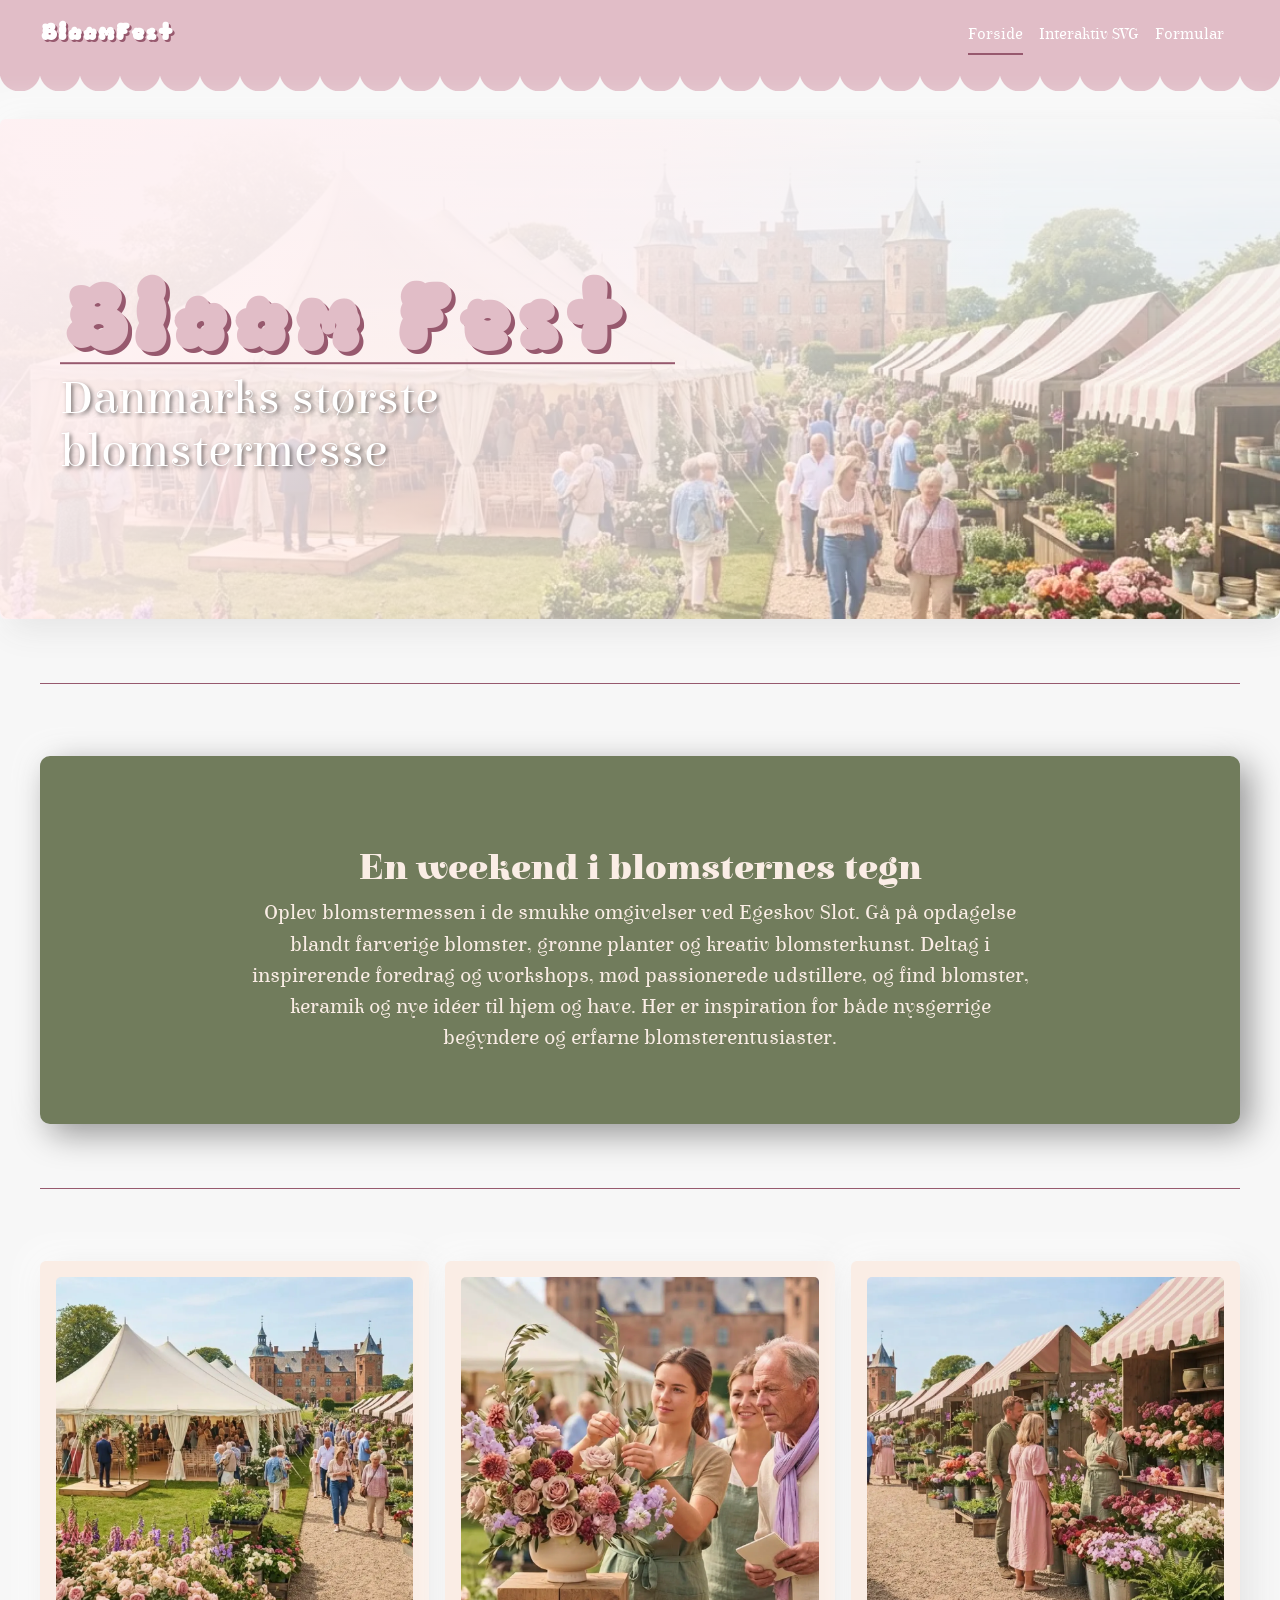
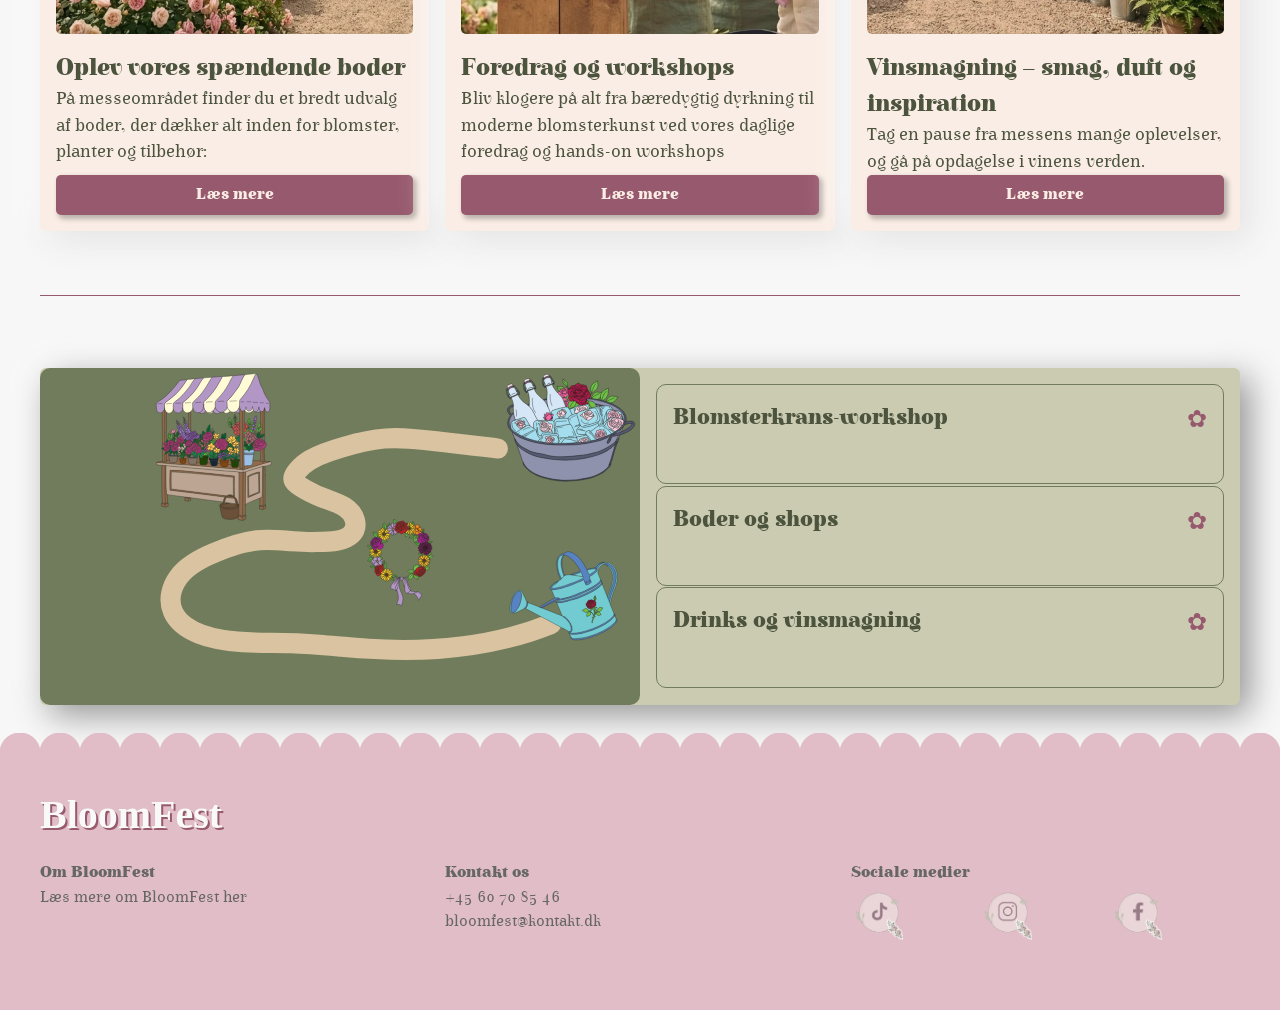
<file: index.html>
<!DOCTYPE html>
<html lang="da">

<head>
  <meta charset="UTF-8">
  <meta name="viewport" content="width=device-width, initial-scale=1.0">
  <title>Bloomfest | Forside</title>
  <link rel="stylesheet" href="./starter.css">
  <link rel="stylesheet" href="layout.css">
  <link rel="stylesheet" href="./style.css">

  <link rel="preconnect" href="https://fonts.googleapis.com">
  <link rel="preconnect" href="https://fonts.gstatic.com" crossorigin>
  <link href="https://fonts.googleapis.com/css2?family=Kavoon&display=swap" rel="stylesheet">
  <link rel="apple-touch-icon" sizes="180x180" href="./favicon_io/apple-touch-icon.png">
  <link rel="icon" type="image/png" sizes="32x32" href="./favicon_io/favicon-32x32.png">
  <link rel="icon" type="image/png" sizes="16x16" href="./favicon_io/favicon-16x16.png">
  <link rel="manifest" href="./favicon_io/site.webmanifest">

</head>

<body class="fade-in">
  <header class="site-header">
    <div class="header-content">
      <a class="site-logo" href="./">BloomFest</a>
      <nav class="site-nav">
        <button popovertarget="menu">Menu</button>
        <ul class="menu" id="menu" popover>
          <li><a href="./" aria-current="page">Forside</a></li>
          <li><a href="./svg.html">Interaktiv SVG</a></li>
          <li><a href="./form.html">Formular</a></li>
        </ul>
      </nav>
    </div>
  </header>

  <main>
    <section>
      <div class="hero">
        <img src="./imgs/slotshave_boder_3.webp" alt="Slotshave med boder til BloomFest">
        <div class="hero-content">
          <div id="herobanner">
            <h1>Bloom Fest</h1>
          </div>
          <div class="line"></div>
          <h2>Danmarks største blomstermesse</h2>
        </div>
      </div>
    </section>
    <hr class="divider">
    <section class="info-boks">
      <div class="grid_02">
        <h3 class="info-boks-layout">En weekend i blomsternes tegn</h3>
        <p class="info-boks-layout">
          Oplev blomstermessen i de smukke omgivelser ved Egeskov Slot. Gå på opdagelse blandt farverige blomster,
          grønne
          planter
          og kreativ blomsterkunst. Deltag i inspirerende foredrag og workshops, mød passionerede udstillere, og find
          blomster,
          keramik og nye idéer til hjem og have. Her er inspiration for både nysgerrige begyndere og erfarne
          blomsterentusiaster.</p>
      </div>
    </section>
    <hr class="divider">
    <section>
      <div class="grid_03">

        <div class="grid_03-1">
          <img src="./imgs/slotshave_boder.webp" alt="Billede af blomstermessen">
          <h4>Oplev vores spændende boder</h4>
          <p>På messeområdet finder du et bredt udvalg af boder, der dækker alt inden for blomster, planter og tilbehør:
          </p>

          <button class="button" popovertarget="popup-boder">Læs mere</button>

          <div id="popup-boder" class="min-popup" popover>
            <img src="./imgs/slotshave_boder_3.webp" alt="Billede af blomstermessen">
            <div class="popup_indhold">
              <h4>Oplev vores spændende boder</h4>
              <p>På messeområdet finder du et bredt udvalg af boder, der dækker alt inden for blomster, planter og
                tilbehør:
              </p>
              <h4>Eksotiske planter og stueplanter</h4>
              <p>Gå på opdagelse blandt sjældne botaniske skatte, hængeplanter og grønne favoritter til stuen,
                præsenteret
                af
                specialiserede planteskoler.</p>
              <h4>Bæredygtig brugskunst og keramik</h4>
              <p>Håndlavede potter, vaser og skjulere i naturmaterialer og genbrugsglas, der fremhæver blomsternes
                naturlige
                skønhed.</p>
              <h4>Værktøj og professionelt udstyr</h4>
              <p>Knapper, sakse, bindetråd og alt det grej, du skal bruge for at skabe professionelle
                blomsterdekorationer
                derhjemme.</p>

              <h4>Friske snitblomster direkte fra avlerne</h4>
              <p>Køb friske, sæsonaktuelle markblomster og roser med hjem, og skab dine egne unikke buketter.
              </p>
            </div>
          </div>
        </div>

        <div class="grid_03-2">
          <img src="./imgs/blomsterkunstkonkurrence_1.webp" alt="Billede af blomsterkunstkonkurrence">
          <h4>Foredrag og workshops</h4>
          <p>Bliv klogere på alt fra bæredygtig dyrkning til moderne blomsterkunst ved vores daglige foredrag og
            hands-on
            workshops</p>

          <button class="button" popovertarget="popup-foredrag">Læs mere</button>

          <div id="popup-foredrag" class="min-popup" popover>
            <img src="./imgs/blomsterkunstkonkurrence_3.webp" alt="Blomsterkonkurrence">
            <div class="popup_indhold">
              <h4 class="popover_text">Foredrag og workshops</h4>
              <p>Bliv klogere på alt fra bæredygtig dyrkning til moderne blomsterkunst ved vores daglige foredrag og
                hands-on
                workshops:</p>
              <h4>Foredrag: Fremtidens bæredygtige floristik</h4>
              <h4>Kl. 11:00 – Store Scene</h4>
              <p>Hør om, hvordan branchen arbejder med miljøvenlige alternativer, bionedbrydelige materialer og lokalt
                dyrkede blomster uden brug af skadelige sprøjtemidler.</p>

              <h4>Workshop: Bind din egen sæsonbuket</h4>
              <h4>Kl. 13:00 – Kreativt Værksted</h4>

              <p>Få gode råd til farvesammensætning, teknik og proportioner, og bind din egen smukke buket under kyndig
                vejledning af en
                erfaren florist (tilmelding på dagen).</p>

              <h4>Foredrag: Indretning med grønne planter</h4>
              <h4>Kl. 15:00 – Scenen i Hal 2</h4>
              <p>Få eksperttips til, hvordan du skaber det perfekte indeklima og indretter dit hjem med planter, der
                passer
                til
                lysforholdene i netop dit hjem.</p>
            </div>
          </div>
        </div>

        <div class="grid_03-3">
          <img src="./imgs/blomsterboder_1.webp" alt="Billede af blomsterboder">
          <h4>Vinsmagning – smag, duft og inspiration</h4>
          <p>Tag en pause fra messens mange oplevelser, og gå på opdagelse i vinens verden.</p>

          <button class="button" popovertarget="popup-vin">Læs mere</button>
          <div id="popup-vin" class="min-popup" popover>
            <img src="./imgs/blomsterboder_3.webp" alt="Billede af blomsterboder">
            <div class="popup_indhold">
              <h4>Vinsmagning</h4>
              <p>Tag en pause fra messens mange oplevelser, og gå på opdagelse i vinens verden. Til vinsmagningen kan du
                udforske
                forskellige vine og blive klogere på druernes karakter, vinens aromaer og samspillet mellem smag og
                duft.

                Uanset om du er nysgerrig nybegynder eller allerede har en favoritdrue, er der inspiration at hente. Få
                tips
                til at
                smage på vin, stil spørgsmål, og opdag nye favoritter i hyggelige omgivelser. En sanselig oplevelse med
                plads til både
                fordybelse og gode samtaler.</p>
            </div>
          </div>
        </div>
      </div>
    </section>
    <hr class="divider">
    <section>
      <div class="grid_04">
        <div class="grid_04-1">
          <div class="svg-placeholder">
            <svg class="svg_kort" viewBox="0 0 1366 768">
              <use href="./kort_svg.svg#bod"></use>
              <use href="./kort_svg.svg#drinks"></use>
              <use href="./kort_svg.svg#krans"></use>
              <use href="./kort_svg.svg#linje"></use>
              <use class="vandkande" href="./kort_svg.svg#vandkande"></use>
            </svg>
          </div>
        </div>
        <div class="grid_04-2">
          <div class="accordion">
            <details class="accordion-item" name="accordion" data-position="krans" id="details-krans">
              <summary>Blomsterkrans-workshop</summary>
              <div>
                <p>Kom og slip kreativiteten fri! Vi stiller masser af friske blomster og materialer til rådighed, så du
                  kan binde din helt
                  egen smukke blomsterkrans til festivalen.</p>
              </div>
            </details>
            <details class="accordion-item" name="accordion" data-position="bod" id="details-bod">
              <summary>Boder og shops</summary>
              <div>
                <p>Gå på opdagelse i vores hyggelige markedsområde. Her finder du alt fra unikt lokalt kunsthåndværk og
                  genbrugsguld til
                  lækre godter og eksklusive Bloomfest-merchandise.</p>
              </div>
            </details>
            <details class="accordion-item" name="accordion" data-position="drinks" id="details-drinks">
              <summary>Drinks og vinsmagning</summary>
              <div>
                <p>Sluk tørsten i vores stemningsfulde loungeområde. Vi serverer forfriskende sommercocktails, kolde
                  fadøl og byder på
                  eksklusive smagsprøver fra sommerens vinkort.</p>
              </div>
            </details>
          </div>
        </div>


      </div>
    </section>
  </main>

  <footer class="site-footer">
    <div class="footer-content">
      <h4 class="grid_logo">BloomFest</h4>
      <div class="grid_footer_1">
        <p class="bold">Om BloomFest</p>
        <p>Læs mere om BloomFest her</p>
      </div>
      <div class="grid_footer_2">
        <p class="bold">Kontakt os</p>
        <p>+45 60 70 85 46</p>
        <p>bloomfest@kontakt.dk</p>
      </div>
      <div class="grid_footer_3">
        <p class="bold">Sociale medier</p>
        <div class="grid_imgs">
          <div class="grid_3-1">
            <img class="footer_imgs" src="./imgs/tiktok.png" alt="TikTok">
          </div>
          <div class="grid_3-2">
            <img class="footer_imgs" src="./imgs/instagram.png" alt="Instagram">
          </div>
          <div class="grid_3-3">
            <img class="footer_imgs" src="./imgs/facebook.png" alt="Facebook">
          </div>
        </div>
      </div>
    </div>
  </footer>
  <script src="./script.js"></script>
</body>

</html>
</file>
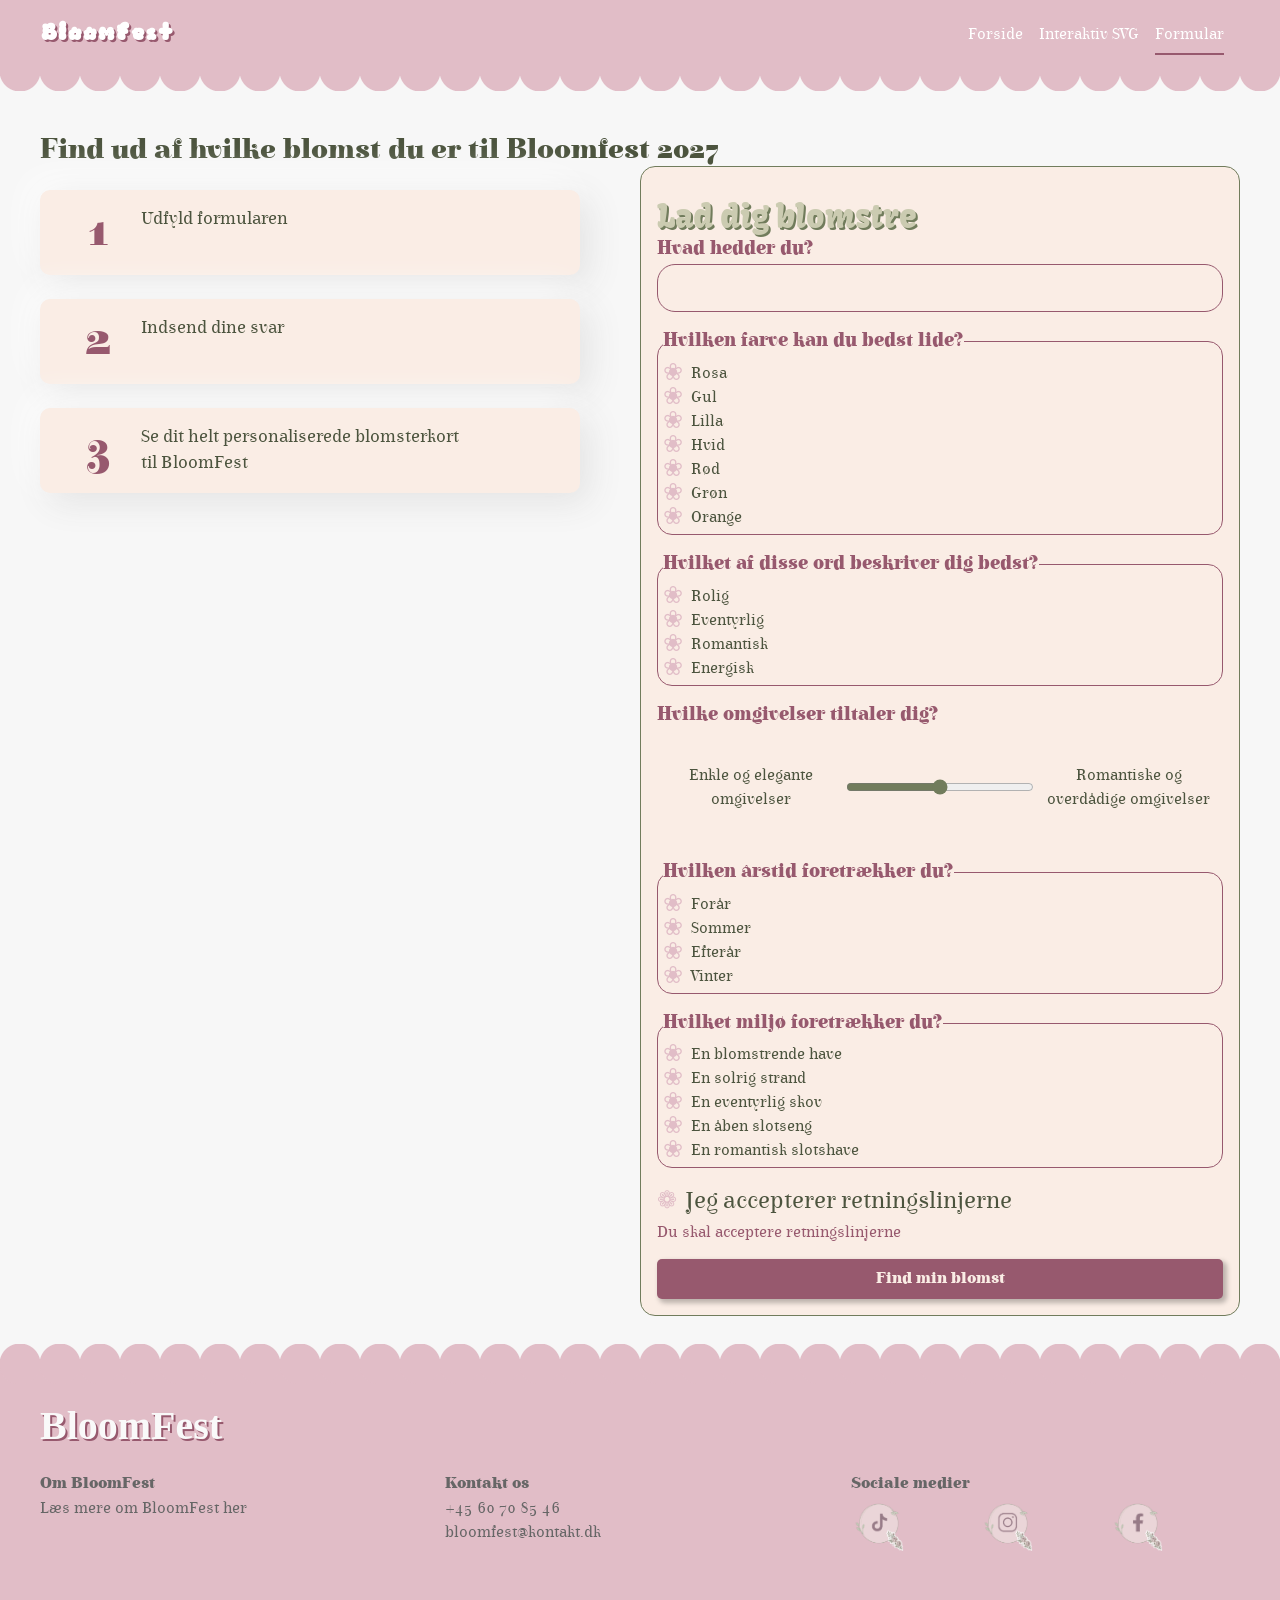
<file: form.html>
<!DOCTYPE html>
<html lang="da">

<head>
  <meta charset="UTF-8">
  <meta name="viewport" content="width=device-width, initial-scale=1.0">
  <title>Formular | Bloomfest</title>
  <link rel="stylesheet" href="./starter.css">
  <link rel="stylesheet" href="layout.css">
  <link rel="stylesheet" href="./style.css">

  <link rel="preconnect" href="https://fonts.googleapis.com">
  <link rel="preconnect" href="https://fonts.gstatic.com" crossorigin>
  <link href="https://fonts.googleapis.com/css2?family=Kavoon&display=swap" rel="stylesheet">
  <link rel="apple-touch-icon" sizes="180x180" href="./favicon_io/apple-touch-icon.png">
  <link rel="icon" type="image/png" sizes="32x32" href="./favicon_io/favicon-32x32.png">
  <link rel="icon" type="image/png" sizes="16x16" href="./favicon_io/favicon-16x16.png">
  <link rel="manifest" href="./favicon_io/site.webmanifest">
</head>

<body class="fade-in">
  <header class="site-header">
    <div class="header-content">
      <a class="site-logo" href="./">Bloomfest</a>
      <nav class="site-nav">
        <button popovertarget="menu">Menu</button>
        <ul class="menu" id="menu" popover>
          <li><a href="./">Forside</a></li>
          <li><a href="./svg.html">Interaktiv SVG</a></li>
          <li><a href="./form.html" aria-current="page">Formular</a></li>
        </ul>
      </nav>
    </div>
  </header>

  <main>
    <section class="form-page">
      <header class="form-intro">
        <h1>Find ud af hvilke blomst du er til Bloomfest 2027</h1>
      </header>

      <div class="grid_forms">
        <div>
          <div class="boks">
            <h2>1</h2>
            <p>Udfyld formularen</p>
          </div>
          <div class="boks">
            <h2>2</h2>
            <p>Indsend dine svar</p>
          </div>
          <div class="boks">
            <h2>3</h2>
            <p>Se dit helt personaliserede blomsterkort til BloomFest</p>
          </div>
        </div>

        <form class="form-placeholder" action="./opsamling.html" method="get">

          <h2 class="h2-formular">Lad dig blomstre</h2>

          <div class="form-group">
            <legend for="name">Hvad hedder du?</legend>
            <input id="name" type="text" name="navn" required />
          </div>

          <div class="form-group">
            <fieldset>
              <legend>Hvilken farve kan du bedst lide?</legend>

              <label class="blomst-checkbox">
                <input type="radio" name="farve" value="rosa" required>
                <span class="blomst-ikon">❀</span>
                <span>Rosa</span>
              </label>

              <label class="blomst-checkbox">
                <input type="radio" name="farve" value="gul">
                <span class="blomst-ikon">❀</span>
                <span>Gul</span>
              </label>

              <label class="blomst-checkbox">
                <input type="radio" name="farve" value="lilla">
                <span class="blomst-ikon">❀</span>
                <span>Lilla</span>
              </label>

              <label class="blomst-checkbox">
                <input type="radio" name="farve" value="hvid">
                <span class="blomst-ikon">❀</span>
                <span>Hvid</span>
              </label>

              <label class="blomst-checkbox">
                <input type="radio" name="farve" value="rod">
                <span class="blomst-ikon">❀</span>
                <span>Rød</span>
              </label>

              <label class="blomst-checkbox">
                <input type="radio" name="farve" value="gron">
                <span class="blomst-ikon">❀</span>
                <span>Grøn</span>
              </label>

              <label class="blomst-checkbox">
                <input type="radio" name="farve" value="orange">
                <span class="blomst-ikon">❀</span>
                <span>Orange</span>
              </label>
            </fieldset>
          </div>

          <div class="form-group">
            <fieldset>
              <legend>Hvilket af disse ord beskriver dig bedst?</legend>

              <label class="blomst-checkbox">
                <input type="radio" name="personlighed" value="rolig" required>
                <span class="blomst-ikon">❀</span>
                <span>Rolig</span>
              </label>

              <label class="blomst-checkbox">
                <input type="radio" name="personlighed" value="eventyrlig">
                <span class="blomst-ikon">❀</span>
                <span>Eventyrlig</span>
              </label>

              <label class="blomst-checkbox">
                <input type="radio" name="personlighed" value="romantisk">
                <span class="blomst-ikon">❀</span>
                <span>Romantisk</span>
              </label>

              <label class="blomst-checkbox">
                <input type="radio" name="personlighed" value="energisk">
                <span class="blomst-ikon">❀</span>
                <span>Energisk</span>
              </label>
            </fieldset>
          </div>

          <div class="form-group">
            <legend for="omgivelser"> Hvilke omgivelser tiltaler dig?</legend>
            <div class="range_tekst">
              <span>Enkle og elegante omgivelser</span>
              <input id="omgivelser" type="range" name="omgivelser" min="0" max="100" value="50" />
              <span>Romantiske og overdådige omgivelser</span>
            </div>
          </div>

          <div class="form-group">
            <fieldset>
              <legend>Hvilken årstid foretrækker du?</legend>

              <label class="blomst-checkbox">
                <input type="radio" name="arstid" value="foraar" required>
                <span class="blomst-ikon">❀</span>
                <span>Forår</span>
              </label>

              <label class="blomst-checkbox">
                <input type="radio" name="arstid" value="sommer">
                <span class="blomst-ikon">❀</span>
                <span>Sommer</span>
              </label>

              <label class="blomst-checkbox">
                <input type="radio" name="arstid" value="efteraar">
                <span class="blomst-ikon">❀</span>
                <span>Efterår</span>
              </label>

              <label class="blomst-checkbox">
                <input type="radio" name="arstid" value="vinter">
                <span class="blomst-ikon">❀</span>
                <span>Vinter</span>
              </label>
            </fieldset>
          </div>

          <div class="form-group">
            <fieldset>
              <legend>Hvilket miljø foretrækker du?</legend>

              <label class="blomst-checkbox">
                <input type="radio" name="miljo" value="have" required>
                <span class="blomst-ikon">❀</span>
                <span>En blomstrende have</span>
              </label>

              <label class="blomst-checkbox">
                <input type="radio" name="miljo" value="strand">
                <span class="blomst-ikon">❀</span>
                <span>En solrig strand</span>
              </label>

              <label class="blomst-checkbox">
                <input type="radio" name="miljo" value="skov">
                <span class="blomst-ikon">❀</span>
                <span>En eventyrlig skov</span>
              </label>

              <label class="blomst-checkbox">
                <input type="radio" name="miljo" value="slotseng">
                <span class="blomst-ikon">❀</span>
                <span>En åben slotseng</span>
              </label>

              <label class="blomst-checkbox">
                <input type="radio" name="miljo" value="slotshave">
                <span class="blomst-ikon">❀</span>
                <span>En romantisk slotshave</span>
              </label>
            </fieldset>
          </div>

          <div class="form-group">
            <label class="blomst-checkbox" for="guidelines">
              <input id="guidelines" type="checkbox" name="guidelines">
              <span class="blomst-ikon">❁</span>
              <span>Jeg accepterer retningslinjerne</span>
            </label>
            <p class="error-message" id="guidelines-error"> Du skal acceptere retningslinjerne</p>
          </div>

          <button class="button">Find min blomst</button>

        </form>
      </div>
    </section>
  </main>

  <footer class="site-footer">
    <div class="footer-content">
      <h4 class="grid_logo">BloomFest</h4>
      <div class="grid_footer_1">
        <p class="bold">Om BloomFest</p>
        <p>Læs mere om BloomFest her</p>
      </div>
      <div class="grid_footer_2">
        <p class="bold">Kontakt os</p>
        <p>+45 60 70 85 46</p>
        <p>bloomfest@kontakt.dk</p>
      </div>
      <div class="grid_footer_3">
        <p class="bold">Sociale medier</p>
        <div class="grid_imgs">
          <div class="grid_3-1">
            <img class="footer_imgs" src="./imgs/tiktok.png" alt="TikTok">
          </div>
          <div class="grid_3-2">
            <img class="footer_imgs" src="./imgs/instagram.png" alt="Instagram">
          </div>
          <div class="grid_3-3">
            <img class="footer_imgs" src="./imgs/facebook.png" alt="Facebook">
          </div>
        </div>
      </div>
    </div>
  </footer>

  <script src="./script.js"></script>
</body>

</html>
</file>
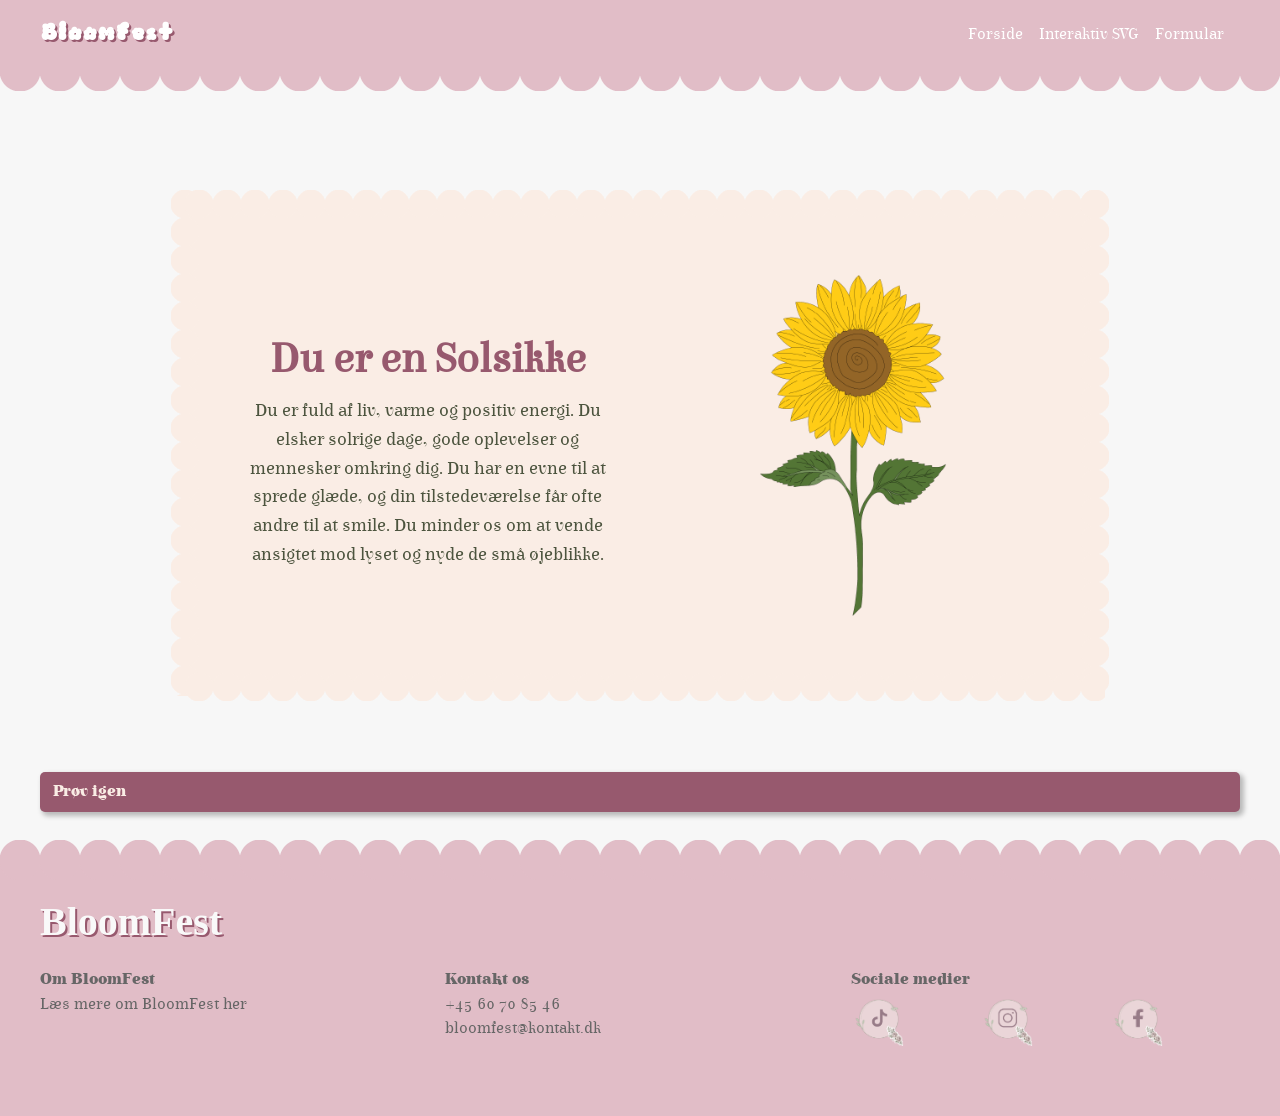
<file: opsamling.html>
<!DOCTYPE html>
<html lang="da">

<head>
  <meta charset="UTF-8">
  <meta name="viewport" content="width=device-width, initial-scale=1.0">
  <title>Din blomst | Bloomfest</title>
  <link rel="stylesheet" href="./starter.css">
  <link rel="stylesheet" href="layout.css">
  <link rel="stylesheet" href="./style.css">

  <link rel="preconnect" href="https://fonts.googleapis.com">
  <link rel="preconnect" href="https://fonts.gstatic.com" crossorigin>
  <link href="https://fonts.googleapis.com/css2?family=Kavoon&display=swap" rel="stylesheet">
  <link rel="apple-touch-icon" sizes="180x180" href="./favicon_io/apple-touch-icon.png">
  <link rel="icon" type="image/png" sizes="32x32" href="./favicon_io/favicon-32x32.png">
  <link rel="icon" type="image/png" sizes="16x16" href="./favicon_io/favicon-16x16.png">
  <link rel="manifest" href="./favicon_io/site.webmanifest">
</head>

<body class="fade-in">
  <header class="site-header">
    <div class="header-content">
      <a class="site-logo" href="./">Bloomfest</a>
      <nav class="site-nav">
        <button popovertarget="menu">Menu</button>
        <ul class="menu" id="menu" popover>
          <li><a href="./">Forside</a></li>
          <li><a href="./svg.html">Interaktiv SVG</a></li>
          <li><a href="./form.html">Formular</a></li>
        </ul>
      </nav>
    </div>
  </header>

  <main>
    <section class="opsamling-page">

      <article class="blomster-frimaerke">
        <div class="frimaerke-indhold">
          <div class="frimaerke-venstre"></div>
          <div class="frimaerke-hojre"></div>

          <div class="frimaerke-tekst">
            <p id="bruger-navn" class="bruger-navn"></p>
            <div>
              <h2 class="resultat-navn"></h2>
            </div>
            <div>
              <p class="resultat-beskrivelse"></p>
            </div>
          </div>

          <div>
            <img class="resultat-billede" src="" alt="">
          </div>
        </div>
      </article>

      <div class="opsamling-intro">
        <div class="actions">
          <a class="button" href="./form.html">Prøv igen</a>
        </div>
      </div>
    </section>
  </main>

  <footer class="site-footer">
    <div class="footer-content">
      <h4 class="grid_logo">BloomFest</h4>
      <div class="grid_footer_1">
        <p class="bold">Om BloomFest</p>
        <p>Læs mere om BloomFest her</p>
      </div>
      <div class="grid_footer_2">
        <p class="bold">Kontakt os</p>
        <p>+45 60 70 85 46</p>
        <p>bloomfest@kontakt.dk</p>
      </div>
      <div class="grid_footer_3">
        <p class="bold">Sociale medier</p>
        <div class="grid_imgs">
          <div class="grid_3-1">
            <img class="footer_imgs" src="./imgs/tiktok.png" alt="TikTok">
          </div>
          <div class="grid_3-2">
            <img class="footer_imgs" src="./imgs/instagram.png" alt="Instagram">
          </div>
          <div class="grid_3-3">
            <img class="footer_imgs" src="./imgs/facebook.png" alt="Facebook">
          </div>
        </div>
      </div>
    </div>
  </footer>
  <script src="./script.js"></script>
</body>

</html>
</file>
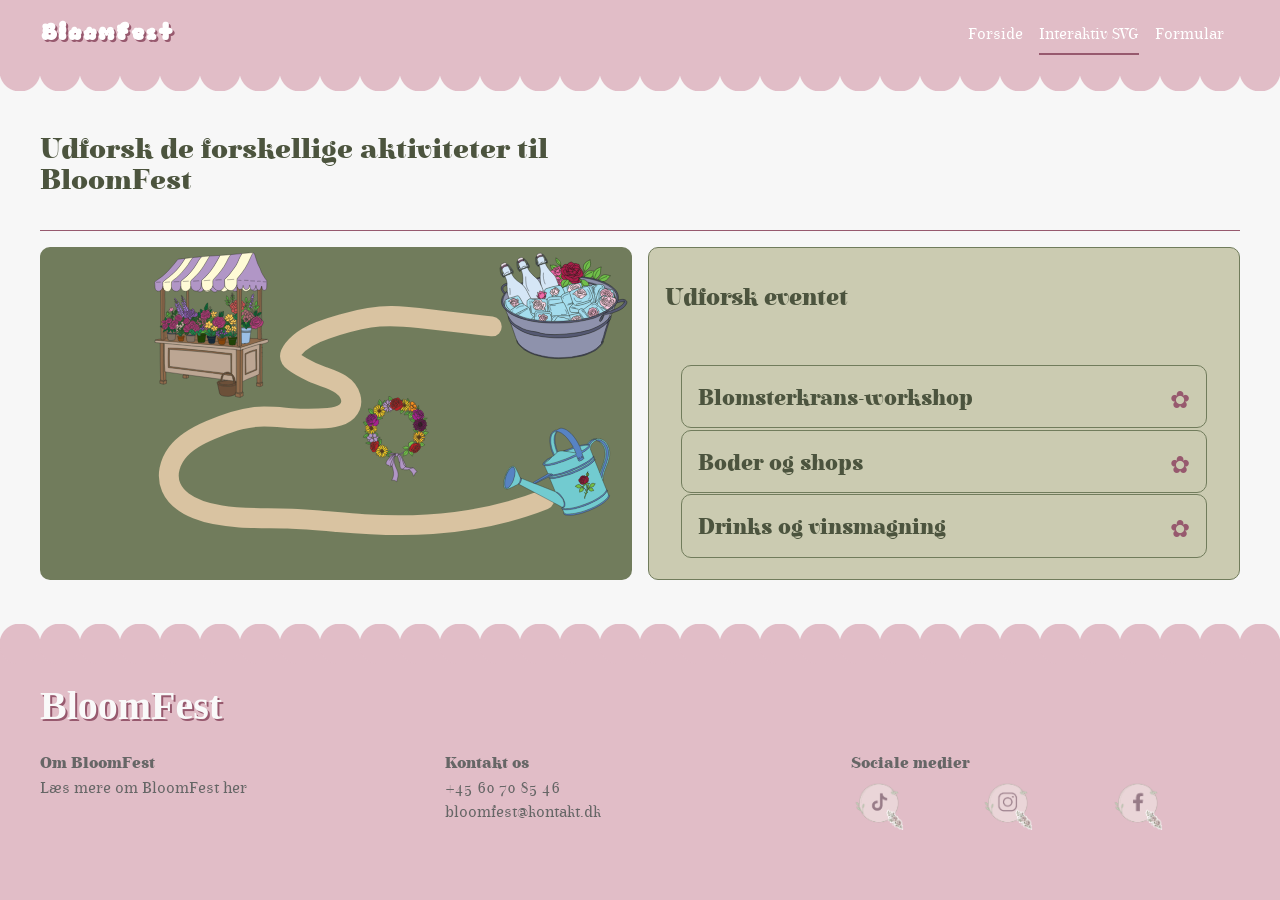
<file: svg.html>
<!DOCTYPE html>
<html lang="da">

<head>
  <meta charset="UTF-8">
  <meta name="viewport" content="width=device-width, initial-scale=1.0">
  <title>Interaktiv SVG | Bloomfest</title>
  <link rel="stylesheet" href="./starter.css">
  <link rel="stylesheet" href="layout.css">
  <link rel="stylesheet" href="./style.css">

  <link rel="preconnect" href="https://fonts.googleapis.com">
  <link rel="preconnect" href="https://fonts.gstatic.com" crossorigin>
  <link href="https://fonts.googleapis.com/css2?family=Kavoon&display=swap" rel="stylesheet">
  <link rel="apple-touch-icon" sizes="180x180" href="./favicon_io/apple-touch-icon.png">
  <link rel="icon" type="image/png" sizes="32x32" href="./favicon_io/favicon-32x32.png">
  <link rel="icon" type="image/png" sizes="16x16" href="./favicon_io/favicon-16x16.png">
  <link rel="manifest" href="./favicon_io/site.webmanifest">
</head>

<body class="fade-in">
  <header class="site-header">
    <div class="header-content">
      <a class="site-logo" href="./">Bloomfest</a>
      <nav class="site-nav">
        <button popovertarget="menu">Menu</button>
        <ul class="menu" id="menu" popover>
          <li><a href="./">Forside</a></li>
          <li><a href="./svg.html" aria-current="page">Interaktiv SVG</a></li>
          <li><a href="./form.html">Formular</a></li>
        </ul>
      </nav>
    </div>
  </header>

  <main>
    <section class="svg-page">
      <header class="svg-intro">
        <h1>Udforsk de forskellige aktiviteter til BloomFest</h1>
        <p> </p>
      </header>
      <hr class="divider">
      <section class="svg-layout">
        <div class="svg-placeholder">
          <svg class="svg_kort" viewBox="0 0 1366 768">
            <use href="./kort_svg.svg#bod"></use>
            <use href="./kort_svg.svg#drinks"></use>
            <use href="./kort_svg.svg#krans"></use>
            <use href="./kort_svg.svg#linje"></use>
            <use class="vandkande" href="./kort_svg.svg#vandkande"></use>
          </svg>
        </div>

        <article class="panel">
          <h3>Udforsk eventet</h3>
          <div class="accordion">
            <details class="accordion-item" name="accordion" data-position="krans" id="details-krans">
              <summary>Blomsterkrans-workshop</summary>
              <div>
                <p>Kom og slip kreativiteten fri! Vi stiller masser af friske blomster og materialer til rådighed, så du
                  kan binde din helt
                  egen smukke blomsterkrans til festivalen.</p>
              </div>
            </details>
            <details class="accordion-item" name="accordion" data-position="bod" id="details-bod">
              <summary>Boder og shops</summary>
              <div>
                <p>Gå på opdagelse i vores hyggelige markedsområde. Her finder du alt fra unikt lokalt kunsthåndværk og
                  genbrugsguld til
                  lækre godter og eksklusive Bloomfest-merchandise.</p>
              </div>
            </details>
            <details class="accordion-item" name="accordion" data-position="drinks" id="details-drinks">
              <summary>Drinks og vinsmagning</summary>
              <div>
                <p>Sluk tørsten i vores stemningsfulde loungeområde. Vi serverer forfriskende sommercocktails, kolde
                  fadøl og byder på
                  eksklusive smagsprøver fra sommerens vinkort.</p>
              </div>
            </details>
          </div>
        </article>
      </section>
    </section>
  </main>

  <footer class="site-footer">
    <div class="footer-content">
      <h4 class="grid_logo">BloomFest</h4>
      <div class="grid_footer_1">
        <p class="bold">Om BloomFest</p>
        <p>Læs mere om BloomFest her</p>
      </div>
      <div class="grid_footer_2">
        <p class="bold">Kontakt os</p>
        <p>+45 60 70 85 46</p>
        <p>bloomfest@kontakt.dk</p>
      </div>
      <div class="grid_footer_3">
        <p class="bold">Sociale medier</p>
        <div class="grid_imgs">
          <div class="grid_3-1">
            <img class="footer_imgs" src="./imgs/tiktok.png" alt="TikTok">
          </div>
          <div class="grid_3-2">
            <img class="footer_imgs" src="./imgs/instagram.png" alt="Instagram">
          </div>
          <div class="grid_3-3">
            <img class="footer_imgs" src="./imgs/facebook.png" alt="Facebook">
          </div>
        </div>
      </div>
    </div>
  </footer>
  <script src="script.js"></script>
</body>

</html>
</file>
<file: starter.css>
*,
::before,
::after {
  box-sizing: border-box;
  margin: 0;
  padding: 0;
}

html {
  interpolate-size: allow-keywords;
  font-family: system-ui, sans-serif;
  line-height: 1.5;
  -webkit-font-smoothing: antialiased;
}

h1,
h2 {
  line-height: 1.1;
}

p,
li {
  text-wrap: pretty;
}

img,
svg {
  display: block;
  width: 100%;
  height: auto;
}

label {
  display: block;
}

input,
button,
textarea,
select {
  font: inherit;
  color: inherit;
  background-color: transparent;
  font-size: max(1em, 16px);
  padding: 0;
  margin: 0;
}

input:where([type="checkbox"], [type="radio"]) {
  width: 1em;
  height: 1em;
}

textarea {
  resize: none;
  min-height: 4lh;
}

legend {
  padding: 0;
}

select,
::picker(select) {
  appearance: base-select;
}

[popover] {
  margin: revert;
}

dialog {
  overscroll-behavior: none;

  &::backdrop {
    overflow: hidden;
    overscroll-behavior: contain;
  }
}

.visually-hidden {
  position: absolute;
  width: 1px;
  height: 1px;
  overflow: hidden;
  white-space: nowrap;
  clip-path: inset(100%);
}
</file>
<file: layout.css>
/* ==========================================
   1. HERO SEKTION
   ========================================== */
.hero {
  display: grid;
  grid-template-columns: 1fr;
  grid-template-rows: 1fr;
  width: 100%;
  max-height: 500px;
  overflow: hidden;
  position: relative;
  border-radius: 6px;
  box-shadow:
    9px 9px 34px #e3e3e3,
    -9px -9px 34px #ffffff;
}

.hero img {
  grid-column: 1 / -1;
  grid-row: 1 / -1;
  width: 100%;
  height: 100%;
  object-fit: cover;
  border-radius: 10px;
  filter: brightness(1.05) opacity(0.9);

  mask-image: linear-gradient(
    to top,
    rgba(255, 255, 255, 1) 0%,
    rgba(255, 255, 255, 0.7) 30%,
    rgba(255, 255, 255, 0) 100%
  );
  -webkit-mask-image: linear-gradient(
    to top,
    rgba(255, 255, 255, 1) 0%,
    rgba(255, 255, 255, 0.7) 30%,
    rgba(255, 255, 255, 0) 100%
  );
}

.hero-content {
  grid-column: 1 / -1;
  grid-row: 1 / -1;
  z-index: 2;
  display: flex;
  flex-direction: column;
  justify-content: center;
  align-items: flex-start;
  text-align: left;
  padding: 3rem 4rem;

  background: linear-gradient(
    to right,
    rgba(255, 240, 242, 0.9) 0%,
    rgba(255, 240, 242, 0.6) 50%,
    rgba(255, 255, 255, 0) 80%
  );
}

.hero-content h1 {
  margin: 0;
}

.hero-content h2 {
  margin-top: 0.5rem;
  font-weight: 500;
}

.line {
  width: 100%;
  height: 0.1rem;
  background-color: #97596e;
  margin-top: 0.6rem;

  @media (width > 600px) {
    width: 53%;
  }
}

/* ==========================================
   2. GRID 02 & GRID 03 (Sektioner og Kort)
   ========================================== */
.grid_02 {
  background-color: #717c5c;
  height: 23rem;
  display: flex;
  flex-direction: column;
  justify-content: center;
  align-items: center;
  padding-inline: 1rem;
  margin-bottom: 2rem;
  font-size: 1rem;
  text-align: center;
  border-radius: 10px;
  box-shadow:
    9px 9px 34px #0000006b,
    -9px -9px 34px #ffffff;

  h3 {
    font-weight: bolder;
  }

  h3,
  p {
    max-width: 65ch;
  }

  @media (width > 600px) {
    font-size: 1.3rem;
  }
}

.grid_03 {
  display: flex;
  flex-direction: column;
  gap: 1rem;

  @media (width > 600px) {
    display: grid;
    grid-template-columns: repeat(3, 1fr);
  }
}

/* Samlet regel for de tre kort */
.grid_03-1,
.grid_03-2,
.grid_03-3 {
  display: flex;
  flex-direction: column;
  height: 100%;
  background: #faede5;
  padding: 1rem;
  border-radius: 6px;
  box-shadow:
    9px 9px 34px #e3e3e3,
    -9px -9px 34px #ffffff;

  h3 {
    font-size: 1.7rem;
  }
  p {
    font-size: 1.1rem;
  }
  button {
    font-size: 1rem;
  }
  img {
    border-radius: 5px;
  }
}

/* Tvinger knapperne ned i bunden af kortene */
.grid_03-1 .button,
.grid_03-2 .button,
.grid_03-3 .button {
  margin-top: auto;
}

/* ==========================================
   3. KNAPPER (Buttons)
   ========================================== */
.button {
  justify-self: start;
  display: inline-block;
  padding: 0.5rem 0.8rem;
  margin-block: 0;
  background: #97596e;
  color: #faede5;
  text-decoration: none;
  font-family: "elsie-black";
  font-weight: bolder;
  border-radius: 5px;
  border: 0;
  width: 100%;
  box-shadow: 3px 3px 5px 1px rgba(0, 0, 0, 0.255);
  transition: 300ms ease-in-out;
}

.button:hover {
  background-color: #e1bdc7;
  color: #97596e;
}

/* ==========================================
   4. GRID 04
   ========================================== */
.grid_04 {
  background: #717c5c;
  height: 90vh;
  border-radius: 6px;
  box-shadow:
    9px 9px 34px #0000006b,
    -9px -9px 34px #ffffff;
  @media (width > 600px) {
    display: grid;
    grid-template-columns: 1fr 1fr;
  }
}
</file>
<file: style.css>
/* ==========================================
   FARVER
   ========================================== */
farver {
  color: #faede5;
  color: #4c543e;
  color: #cbcbb1;
  color: #e1bdc7;
  color: #97596e;
  color: #717c5c;
}
/* ==========================================
   1. FONTS
   ========================================== */
@font-face {
  font-family: "elsieblack";
  src:
    url("elsie-black-webfont.woff2") format("woff2"),
    url("elsie-black-webfont.woff") format("woff");
  font-weight: normal;
  font-style: normal;
}

@font-face {
  font-family: "elsieregular";
  src:
    url("elsie-regular-webfont.woff2") format("woff2"),
    url("elsie-regular-webfont.woff") format("woff");
  font-weight: normal;
  font-style: normal;
}

@font-face {
  font-family: "bloomregular";
  src:
    url("bloom-regular-webfont.woff2") format("woff2"),
    url("bloom-regular-webfont.woff") format("woff");
  font-weight: normal;
  font-style: normal;
}

/* ==========================================
   2. VARIABLER, HTML & BODY
   ========================================== */
html {
  --color-page: #f7f7f7;
  --color-surface: #fff;
  --color-text: #222;
  --color-muted: #666;
  --color-border: #b22424;
  --space-1: 1rem;
  --space-2: 2rem;
  --space-3: 3rem;

  background: var(--color-page);
  color: var(--color-text);
  interpolate-size: allow-keywords;
}

body {
  margin: 0;
  min-height: 100svh;
  display: grid;
  grid-template-rows: auto 1fr auto;
  grid-template-columns: minmax(1rlh, 1fr) minmax(0, 75rem) minmax(1rlh, 1fr);
}

/* ==========================================
   3. TYPOGRAFI & MAIN LAYOUT
   ========================================== */
h3,
h4,
p {
  margin: 0;
}

h3,
h4 {
  font-family: "elsieblack";
  font-size: 1.5rem;
  margin-top: 1rem;
  color: #4c543e;
}

h1 {
  font-family: "elsieblack";
  font-size: 1.8rem;
  margin-top: 1rem;
  color: #4c543e;
}

h2 {
  font-family: "elsieblack";
  font-size: 1.5rem;
  margin-top: 1rem;
  color: #97596e;
}

p {
  font-family: "elsieregular";
  color: #4c543e;
}

summary {
  font-family: "elsieblack";
  font-size: 1.4rem;
  margin-top: 1rem;
  color: #4c543e;
  list-style: none;
}

main {
  display: grid;
  grid-template-columns: inherit;
  grid-column: 1 / -1;
  align-content: start;
}

main > * {
  grid-column: 2;
  padding-block: var(--space-3);
}

.info-boks-layout {
  color: #faede5;
}

/* ==========================================
   4. HEADER & NAVIGATION
   ========================================== */
.site-header {
  grid-column: 1 / -1;
  display: grid;
  grid-template-columns: inherit;
  background-color: #e1bdc7;
  position: relative;
}

.site-header::after {
  content: "";
  position: absolute;
  bottom: -20px;
  left: 0;
  width: 100%;
  height: 40px;
  background: radial-gradient(circle, #e1bdc7 20px, transparent 21px);
  background-size: 40px 40px;
  z-index: -1;
}

.header-content {
  grid-column: 2;
  min-height: 4rem;
  display: flex;
  justify-content: space-between;
  align-items: center;
  gap: var(--space-1);
  font-family: "elsieregular";
  color: var(--color-surface);
}

.site-logo {
  color: var(--color-surface);
  text-shadow: #97596e 2px 2px;
  font-weight: 700;
  text-decoration: none;
  font-family: "bloomregular";
  font-size: 2rem;
}

[popover] {
  margin: 0;
  padding: 0;
  border: none;
  background: transparent;
}

.site-nav button {
  padding: 0.4rem 0.7rem;
  font-family: "elsieblack";
  font-size: 1.3rem;
  border: none;
  text-shadow: #97596e 2px;

  @media (width > 600px) {
    display: none !important;
  }
}

.menu {
  margin: 0;
  padding: var(--space-1);
  list-style: none;
  background: var(--color-surface);
  border: 2px solid white;
  color: var(--color-text);
  position-area: bottom span-right;

  @media (min-width: 600px) {
    display: flex !important;
    gap: var(--space-1);
    padding: 0;
    border: none;
    background: none;
    position: static !important;
    inset: auto !important;
    width: auto !important;
    height: auto !important;
    max-height: none !important;
    max-width: none !important;
    overflow: visible !important;
    opacity: 1 !important;
    scale: 1 !important;
    transform: none !important;
    color: var(--color-surface);
  }
}

.menu a {
  display: block;
  padding: 0.4rem 0rem;
  color: inherit;
  text-decoration: none;
  border-bottom: 2px solid #0000;
}

.menu a[aria-current="page"] {
  border-bottom-color: #97596e;
}

/* ==========================================
   5. HERO SEKTION
   ========================================== */
.hero {
  display: grid;
  grid-template-columns: inherit;
  grid-column: 1 / 1;
  grid-template-rows: 1fr;
  width: 100%;
  max-height: 500px;
  overflow: hidden;
  position: relative;
  border-radius: 6px;
  box-shadow:
    9px 9px 34px #e3e3e3,
    -9px -9px 34px #ffffff;
}

.hero img {
  grid-column: 1 / -1;
  grid-row: 1 / -1;
  width: 100%;
  height: 100%;
  object-fit: cover;
  border-radius: 10px;
  filter: brightness(1.05) opacity(0.9);

  mask-image: linear-gradient(
    to top,
    rgba(255, 255, 255, 1) 0%,
    rgba(255, 255, 255, 0.7) 30%,
    rgba(255, 255, 255, 0) 100%
  );

  -webkit-mask-image: linear-gradient(
    to top,
    rgba(255, 255, 255, 1) 0%,
    rgba(255, 255, 255, 0.7) 30%,
    rgba(255, 255, 255, 0) 100%
  );
}

.hero-content {
  grid-column: 1 / -1;
  grid-row: 1 / -1;
  z-index: 2;
  display: flex;
  flex-direction: column;
  justify-content: center;
  align-items: flex-start;
  text-align: left;
  padding: 3rem 4rem;
  background: linear-gradient(
    to right,
    rgba(255, 240, 242, 0.9) 0%,
    rgba(255, 240, 242, 0.6) 50%,
    rgba(255, 255, 255, 0) 80%
  );
}

.hero-content h1 {
  font-family: "bloomregular";
  font-size: 4rem;
  color: #e1bdc7;
  text-shadow: #97596e 1.5px 1.5px;
  margin-bottom: -2rem;

  @media (width > 600px) {
    font-size: 8rem;
    text-shadow: #97596e 3.5px 3.5px;
    margin-bottom: -3rem;
  }
}

.hero-content h2 {
  font-family: "elsieregular";
  color: #fff;
  text-shadow: 2px 2px 4px rgba(0, 0, 0, 0.5);
  max-width: 15ch;
  font-size: 1.5rem;
  margin-top: 0.5rem;
  font-weight: 500;

  @media (width > 600px) {
    font-size: 3rem;
  }
}

.line {
  width: 100%;
  height: 0.1rem;
  background-color: #97596e;
  margin-top: 0.6rem;

  @media (width > 600px) {
    width: 53%;
  }
}

@media (width > 600px) {
  #herobanner,
  .hero-content {
    background: transparent !important;
    box-shadow: none !important;
  }

  .hero {
    position: relative;
    width: 100vw;
    left: 50%;
    right: 50%;
    margin-left: -50vw;
    margin-right: -50vw;
    overflow: hidden;
  }

  .hero img {
    width: 100%;
    height: 500px;
    object-fit: cover;
    display: block;
  }

  .hero::after {
    content: "";
    position: absolute;
    top: 0;
    left: 0;
    width: 100%;
    height: 100%;
    background: linear-gradient(
      to right,
      rgba(255, 240, 242, 0.9) 0%,
      rgba(255, 240, 242, 0.6) 50%,
      rgba(255, 255, 255, 0) 80%
    );
    pointer-events: none;
    z-index: 1;
  }

  .hero-content {
    position: absolute;
    top: 50%;
    left: 50%;
    transform: translate(-50%, -50%);
    width: 100%;
    max-width: 1200px;
    padding: 0 20px;
    box-sizing: border-box;
    z-index: 2;
  }
}

/* ==========================================
   6. GRID LAYOUTS & SEKTIONER
   ========================================== */
.grid_02 {
  background-color: #717c5c;
  height: 30rem;
  display: flex;
  flex-direction: column;
  justify-content: center;
  align-items: center;
  padding-inline: 1rem;
  margin-block: -5.5rem 0rem;
  color: #faede5;
  font-size: 1rem;
  text-align: center;
  border-radius: 10px;
  box-shadow:
    9px 9px 34px #0000006b,
    -9px -9px 34px #ffffff;

  h3 {
    font-weight: bolder;
    font-size: 2.3rem;
  }

  p {
    font-size: 1.3rem;
    max-width: 65ch;
  }

  @media (width > 600px) {
    height: 23rem;
  }
}

.grid_03 {
  display: flex;
  flex-direction: column;
  margin-top: -5.5rem;
  gap: 1rem;
  animation: pop_up both;
  animation-timeline: scroll();
  animation-range: 30% 60%;

  @media (width > 600px) {
    display: grid;
    grid-template-columns: repeat(3, 1fr);
  }
}

.grid_03-1,
.grid_03-2,
.grid_03-3 {
  display: flex;
  flex-direction: column;
  height: 100%;
  background: #faede5;
  padding: 1rem;
  border-radius: 6px;
  box-shadow:
    9px 9px 34px #e3e3e3,
    -9px -9px 34px #ffffff;

  p {
    font-size: 1.1rem;
  }

  button {
    font-size: 1rem;
  }

  img {
    border-radius: 5px;
  }
}

.grid_03-1 .button,
.grid_03-2 .button,
.grid_03-3 .button {
  margin-top: auto;
}

.grid_04 {
  background: #cbcbb1;
  height: max-content;
  margin-top: -5.5rem;
  border-radius: 6px;
  box-shadow:
    9px 9px 34px #0000006b,
    -9px -9px 34px #ffffff;
  overflow: hidden;
}

/* ==========================================
   7. KNAPPER
   ========================================== */
.button {
  justify-self: start;
  display: inline-block;
  padding: 0.5rem 0.8rem;
  margin-block: 0;
  background: #97596e;
  color: #faede5;
  text-decoration: none;
  font-family: "elsieblack";
  font-weight: bolder;
  border-radius: 5px;
  border: 0;
  width: 100%;
  box-shadow: 3px 3px 5px 1px rgba(0, 0, 0, 0.255);
  transition: 0.3s ease-in-out;
}

.button:hover {
  background-color: #e1bdc7;
  color: #97596e;
}

button {
  background: #cbcbb1;
  color: #97596e;
  border: none;
  cursor: pointer;
  padding: 5px;
  font-family: "Kavoon", serif;
  font-weight: 400;
  font-style: normal;
}

button:hover {
  background: #717c5c;
}

button:active {
  background-color: #97596e;
}

:focus-visible {
  outline: 3px solid #717c5c;
  outline-offset: 1px;
}

/* ==========================================
   8. POPOVERS & MODALS
   ========================================== */
.min-popup {
  background-color: #faede5;
  padding: 1rem;
  margin: auto;
}

[popover] {
  padding: 1rem;
  max-height: 80vh;
  max-width: 75vw;
  width: 100%;
  opacity: 0;
  scale: 0.7;
  transition: 500ms ease;
  transition-behavior: allow-discrete;
}

[popover]:popover-open {
  display: grid;
  justify-items: start;
  opacity: 1;
  scale: 1;
  background: rgba(255, 255, 255, 0.66);
  backdrop-filter: blur(40px) saturate(175%);
  -webkit-backdrop-filter: blur(40px) saturate(175%);
  border: 1px solid rgba(255, 255, 255, 0.57);
  border-radius: 16px;
  box-shadow: 0 8px 32px rgba(0, 0, 0, 0.25);

  p {
    max-width: 65ch;
    color: #4c543e;
  }
}

@starting-style {
  [popover]:popover-open {
    opacity: 0;
    scale: 0.7;
  }
}

[popover]::backdrop {
  background: rgb(0 0 0 / 0);
  transition: 300ms ease;
  transition-behavior: allow-discrete;
}

[popover]:popover-open::backdrop {
  background: rgb(0 0 0 / 0.15);
}

@starting-style {
  [popover]:popover-open::backdrop {
    background: rgb(0 0 0 / 0);
  }
}

.popup_indhold {
  margin-inline: auto;
  text-align: left;
}

hr.divider {
  border: none;
  border-top: 1px solid #97596e;
  width: 100%;
  margin-block: 1rem;
}

/* ==========================================
   9. PANELS & FORMULARFELT
   ========================================== */
.panel,
.form-placeholder {
  background: #cbcbb1;
  border: 1px solid #717c5c;
}

.panel {
  padding: var(--space-1);
  display: grid;
  gap: var(--space-1);
  border-radius: 10px;
}

.svg-intro {
  display: grid;
  gap: var(--space-1);
  max-width: 60ch;
}

.form-placeholder {
  min-height: -webkit-fill-available;
  min-height: stretch;
  padding: var(--space-1);
  background-color: #faede5;
}

/* ==========================================
   10. INTERAKTIV SVG
   ========================================== */
.svg-layout {
  display: grid;
  grid-template-columns: 1fr;
  gap: 1rem;

  @media (width > 600px) {
    grid-template-columns: 1fr 1fr;
  }
}

.svg-placeholder {
  min-height: -webkit-fill-available;
  min-height: stretch;
  background: #717c5c;
  border-radius: 10px;
}

.vandkande {
  transition: transform 0.8s ease;
}

.svg-placeholder[data-position="krans"] .vandkande {
  transform: translate(-384px, -16px);
}

.svg-placeholder[data-position="bod"] .vandkande {
  transform: translate(-670px, -335px);
}

.svg-placeholder[data-position="drinks"] .vandkande {
  transform: translate(-146px, -395px);
}

/* ==========================================
   11. ACCORDIONS & DETAILS
   ========================================== */
.accordion {
  display: grid;
  gap: 0.1rem;
  font-family: "elsieblack";
  font-size: 1.5rem;
  margin-inline: 1rem;
  margin-block: 1rem;
  height: 90%;

  p {
    font-size: 1rem;
  }
}

.accordion-item {
  padding-inline: 1rem;
  border-radius: 10px;
  background-color: #cbcbb1;
  transition: background-color 0.4s ease;
  border: 1px solid #717c5c;
}

.accordion-item p {
  padding: 0 var(--space-1) var(--space-1);
  color: #e1bdc7;
}

.accordion-item[open] {
  background-color: #717c5c;
  border: 1px solid #97596e;
}

summary::after {
  content: "✿";
  color: #97596e;
  font-family: "system-ui";
  font-weight: 400;
  font-size: 1.5rem;
  float: right;
}

:open summary::after {
  content: "❀";
  color: #e1bdc7;
}

::details-content {
  height: 0;
  overflow: clip;
  transition: 0.3s;
  transition-behavior: allow-discrete;
}

:open::details-content {
  height: auto;
}

summary::-webkit-details-marker {
  display: none !important;
}

/* ==========================================
   12. FOOTER
   ========================================== */
.site-footer {
  grid-column: 1 / -1;
  display: grid;
  grid-template-columns: inherit;
  background-color: #e1bdc7;
  position: relative;
}

.site-footer::before {
  content: "";
  position: absolute;
  top: -20px;
  left: 0;
  width: 100%;
  height: 40px;
  background: radial-gradient(circle, #e1bdc7 20px, transparent 21px);
  background-size: 40px 40px;
}

.footer-content {
  grid-column: 2;
  display: grid;
  grid-template-columns: 1fr 1fr 1fr;
  color: #222;
  padding-block: var(--space-1);
  padding-bottom: 4rem;
  gap: var(--space-1);

  h4 {
    font-family: "bloom";
    color: #f9f9f9;
    text-shadow: #97596e 2px 2px;
    font-size: 2.5rem;
  }

  .bold {
    font-family: "elsieblack";
  }

  .grid_logo {
    grid-column: span 3;
  }

  p {
    font-size: 0.8rem;
    color: var(--color-muted);
  }

  .footer_imgs {
    width: 40px;
  }

  .grid_imgs {
    display: grid;
    grid-template-columns: 1fr 1fr 1fr;
  }

  @media (width > 600px) {
    p {
      font-size: 1rem;
      color: var(--color-muted);
    }

    .footer_imgs {
      width: 60px;
    }
  }
}

/* ==========================================
   13. ANIMATIONER
   ========================================== */
@keyframes pop_up {
  from {
    scale: 30%;
    opacity: 0;
  }
}

@keyframes fadeInOpacity {
  0% {
    opacity: 0;
  }

  100% {
    opacity: 1;
  }
}

@keyframes info-boks {
  from {
    scale: 0.5;
    opacity: 0;
  }
}

.fade-in {
  opacity: 1;
  animation-name: fadeInOpacity;
  animation-iteration-count: 1;
  animation-duration: 2.5s;
}

.info-boks {
  animation: info-boks 1s ease-out both;
  animation-timeline: view();
  animation-range: 0% 50%;
}

/* ==========================================
   14. FORMULAR
   ========================================== */
.grid_forms {
  @media (width > 600px) {
    display: grid;
    grid-template-columns: 1fr 1fr;
  }
}

.boks {
  background-color: #faede5;
  padding: 0.3rem;
  margin-block: 1.5rem;
  border-radius: 10px;
  box-shadow:
    9px 9px 34px #e3e3e3,
    -9px -9px 34px #ffffff;
  max-width: 100%;
  min-height: auto;
  display: grid;
  grid-template-columns: 1fr 5fr;

  h2 {
    margin: auto;
    font-size: 3rem;
  }

  p {
    font-size: 1.1rem;
  }

  @media (width > 600px) {
    padding: 1rem;
    max-width: 90%;
  }
}

.h2-formular {
  font-family: "Kavoon", serif;
  font-weight: 400;
  font-style: normal;
  font-size: xx-large;
  color: #cbcbb1;
  text-shadow: #717c5c 1.5px 1.5px;
}

span {
  font-family: elsieregular;
  font-weight: 500;
  color: #4c543e;
}

fieldset {
  display: grid;
  padding: 5px;
  font-size: 1rem;
  border-radius: 15px;
  border: 1px solid #97596e;
}

legend {
  color: #97596e;
  font-size: 1.2rem;
}

.range_tekst {
  display: grid;
  grid-template-columns: 1fr 1fr 1fr;
  text-align: center;
  font-family: elsieregular;
  font-size: 1rem;
  padding-block: 2rem;
  color: #97596e;
}

input {
  border: 1px solid #97596e;
  border-radius: 18px;
  padding: 5px 10px;
  box-shadow: 3px solid #e1bdc7;
}

form {
  accent-color: #717c5c;
  padding: 5px;
  border-radius: 15px;

  @media (width > 800px) {
    max-width: 100%;
    float: right;
  }
}

.form-group {
  display: grid;
  gap: 1px;
  padding-bottom: 15px;
  font-family: elsieblack;
  font-size: 1.5rem;
  color: #4c543e;
}

.error-message {
  color: #97596e;
  font-size: 1rem;
}

label:has(input:is([type="radio"], [type="checkbox"])) {
  display: flex;
  align-items: center;
}

.blomst-checkbox {
  display: inline-flex;
  align-items: center;
  gap: 8px;
  cursor: pointer;
  user-select: none;
  font-family: sans-serif;
}

/* Skjul standardboksen */
.blomst-checkbox input {
  position: absolute;
  opacity: 0;
  width: 0;
  height: 0;
}

/* Blomstens udseende før klik */
.blomst-ikon {
  font-size: 24px;
  color: #e1bdc7;
  line-height: 1;
  transition:
    color 0.25s ease,
    transform 0.25s ease;
}

/* Blomstens udseende når den er valgt */
.blomst-checkbox input:checked + .blomst-ikon {
  color: #97596e;
  transform: rotate(72deg) scale(1.15);
}

/* Fokus-ramme ved brug af tastatur */
.blomst-checkbox input:focus-visible + .blomst-ikon {
  outline: 10px solid #717c5c;
  outline-offset: 3px;
  border-radius: 50%;
}

/* ==========================================
   15. OPSAMLING
   ========================================== */

/* Farver på blomsterfrimærket */
.blomster-frimaerke[data-color="rosa"] {
  background-color: #e0a8b8;
}

.blomster-frimaerke[data-color="gul"] {
  background-color: #faea8f;
}

.blomster-frimaerke[data-color="lilla"] {
  background-color: #d8bfee;
}

.blomster-frimaerke[data-color="hvid"] {
  background-color: #fefefe;
}

.blomster-frimaerke[data-color="rod"] {
  background-color: #d04171;
}

.blomster-frimaerke[data-color="gron"] {
  background-color: #a0b972;
}

.blomster-frimaerke[data-color="orange"] {
  background-color: #e5a66a;
}

/* Blomsterfrimærke */
.blomster-frimaerke {
  max-width: 1000px;
  margin: 40px auto;
  padding: 45px;
  text-align: center;
  border-radius: 15px;
}

/* Indhold på blomsterfrimærket */
.frimaerke-indhold {
  background-color: #faede5;
  padding: 45px;
  display: grid;
  grid-template-columns: 1fr 1fr;
  align-items: center;
  gap: 30px;
  position: relative;

  @media (width < 600px) {
    grid-template-columns: 1fr 1fr;

    p {
      font-size: 0.8rem;
      text-align: left;
    }

    .resultat-navn {
      font-size: 2rem;
    }

    .bruger-navn {
      font-family: "kavoon";
      font-size: 2rem;
      text-align: center;
    }

    img {
      max-width: 130%;
    }
  }
}

.frimaerke-indhold::before {
  content: "";
  position: absolute;
  top: -14px;
  left: 0;
  width: 100%;
  height: 28px;
  background: radial-gradient(circle, #faede5 14px, transparent 15px);
  background-size: 28px 28px;
  z-index: 10;
}

.frimaerke-indhold::after {
  content: "";
  position: absolute;
  bottom: -14px;
  left: 0;
  width: calc(100% + 10px);
  height: 28px;
  background: radial-gradient(circle, #faede5 14px, transparent 15px);
  background-size: 28px 28px;
  z-index: 10;
}

.frimaerke-venstre {
  position: absolute;
  top: -14px;
  left: -14px;
  width: 28px;
  height: calc(100% + 23px);
  background: radial-gradient(circle, #faede5 14px, transparent 15px);
  background-size: 28px 28px;
  background-position: center top;
  z-index: 1;
}

.frimaerke-hojre {
  position: absolute;
  top: -14px;
  right: -14px;
  width: 28px;
  height: calc(100% + 23px);
  background: radial-gradient(circle, #faede5 14px, transparent 15px);
  background-size: 28px 28px;
  background-position: center top;
  z-index: 1;
}

/* Blomsterbillede */
.resultat-billede {
  width: 250px;
  height: auto;
  margin: 20px auto;
  display: block;
}

/* Blomstens navn */
.resultat-navn {
  font-family: elsieregular;
  font-size: 42px;
  margin: 15px 0;
}

.bruger-navn {
  font-size: 40px;
}

/* Blomstens beskrivelse */
.resultat-beskrivelse {
  max-width: 500px;
  margin: 0 auto;
  font-size: 18px;
  line-height: 1.6;
}
</file>
